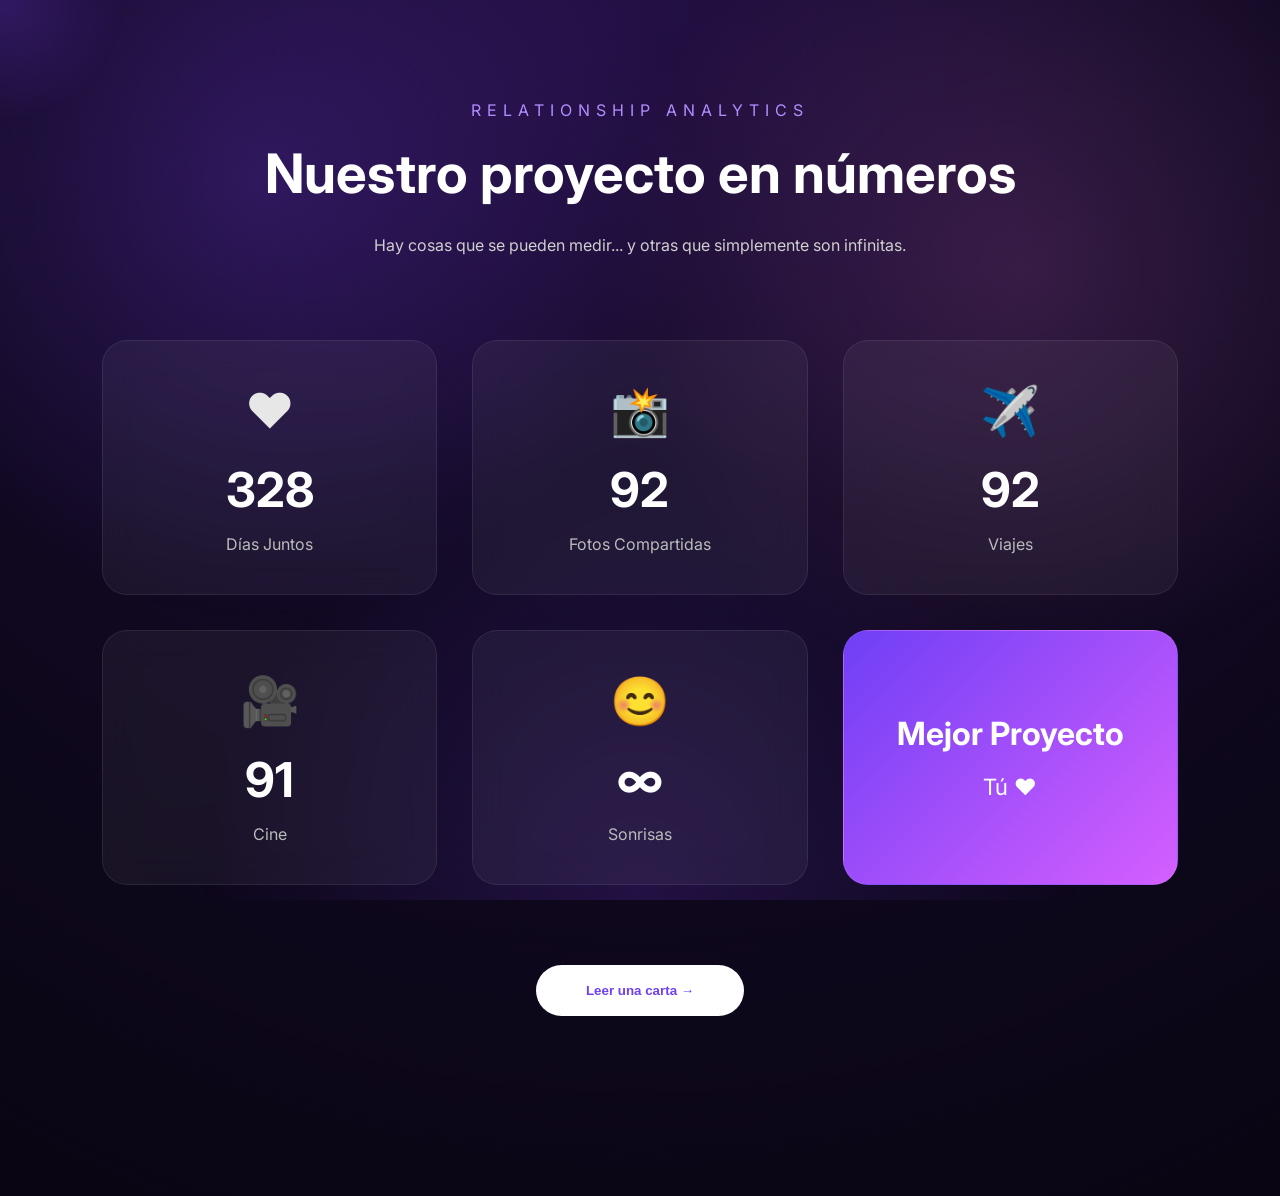
<file: counter.html>
<!DOCTYPE html>
<html lang="es">

<head>

    <meta charset="UTF-8">
    <meta name="viewport" content="width=device-width, initial-scale=1.0">

    <title>Nuestras Estadísticas ❤️</title>

    <link rel="preconnect" href="https://fonts.googleapis.com">

    <link rel="preconnect" href="https://fonts.gstatic.com" crossorigin>

    <link href="https://fonts.googleapis.com/css2?family=Poppins:wght@300;500;700&family=Inter:wght@300;400;500;600&display=swap" rel="stylesheet">

    <link rel="stylesheet" href="css/style.css">
    <link rel="stylesheet" href="css/counter.css">

</head>

<body>

<div id="background"></div>
<div id="cursorGlow"></div>

<section class="dashboard">

    <div class="dashboard-title">

        <span>RELATIONSHIP ANALYTICS</span>

        <h1>Nuestro proyecto en números</h1>

        <p>
            Hay cosas que se pueden medir...
            y otras que simplemente son infinitas.
        </p>

    </div>

    <div class="stats-grid">

        <div class="stat-card">
            <div class="icon">❤️</div>
            <div class="number" id="daysCounter">0</div>
            <div class="label">Días Juntos</div>
        </div>

        <div class="stat-card">
            <div class="icon">📸</div>
            <div class="number" id="photoCounter">0</div>
            <div class="label">Fotos Compartidas</div>
        </div>

        <div class="stat-card">
            <div class="icon">✈️</div>
            <div class="number" id="travelCounter">0</div>
            <div class="label">Viajes</div>
        </div>

        <div class="stat-card">
            <div class="icon">🎥</div>
            <div class="number" id="coffeeCounter">0</div>
            <div class="label">Cine</div>
        </div>

        <div class="stat-card">
            <div class="icon">😊</div>
            <div class="number">∞</div>
            <div class="label">Sonrisas</div>
        </div>

        <div class="stat-card featured">

            <h2>

                Mejor Proyecto

            </h2>

            <p>

                Tú ❤️

            </p>

        </div>

    </div>

    <button id="nextCounter">

        Leer una carta →

    </button>

</section>

<script src="js/main.js"></script>
<script src="js/counter.js"></script>

</body>

</html>
</file>
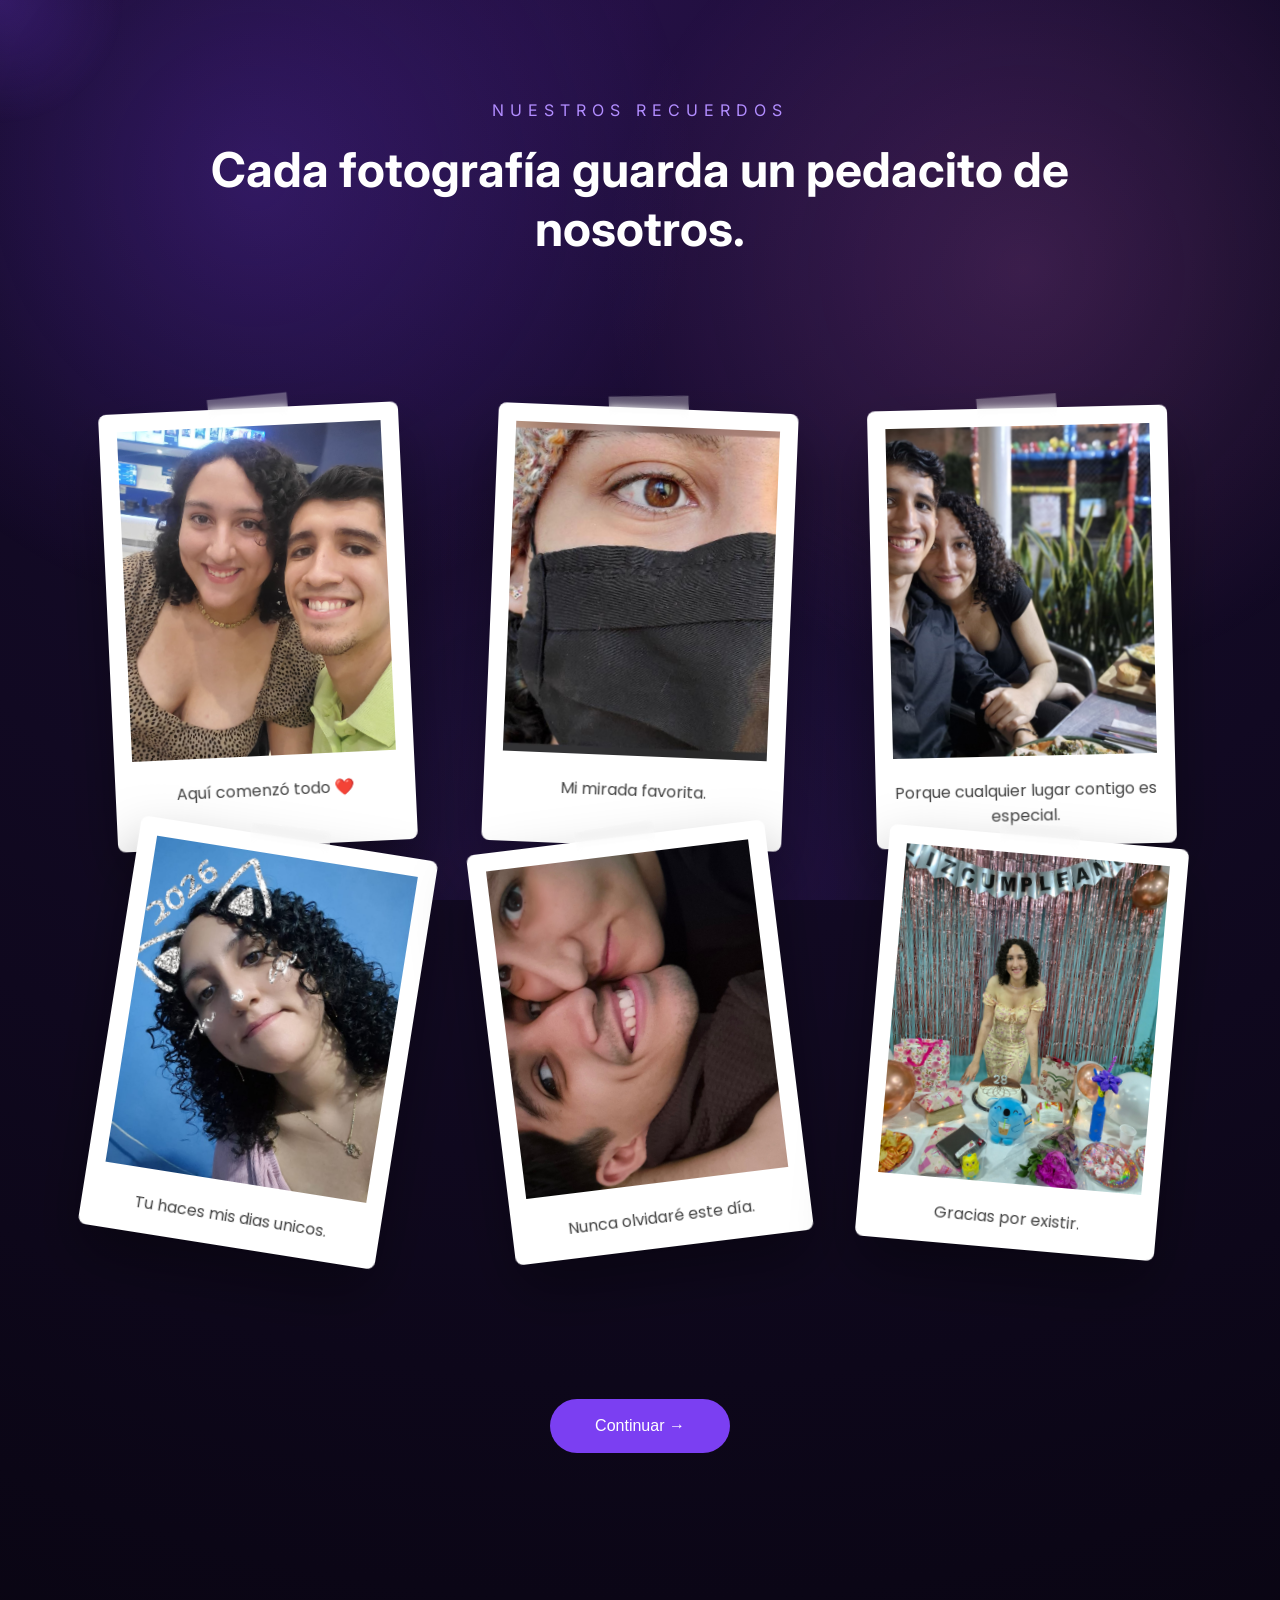
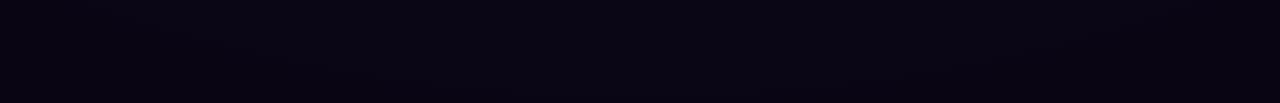
<file: gallery.html>
<!DOCTYPE html>
<html lang="es">

<head>

    <meta charset="UTF-8">
    <meta name="viewport" content="width=device-width, initial-scale=1.0">

    <title>Nuestros Recuerdos</title>

    <link rel="preconnect" href="https://fonts.googleapis.com">

    <link rel="preconnect" href="https://fonts.gstatic.com" crossorigin>

    <link href="https://fonts.googleapis.com/css2?family=Poppins:wght@300;500;700&family=Inter:wght@300;400;500&display=swap" rel="stylesheet">

    <link rel="stylesheet" href="css/style.css">
    <link rel="stylesheet" href="css/gallery.css">

</head>

<body>

<div id="background"></div>
<div id="cursorGlow"></div>

<section class="galleryPage">

    <div class="title">

        <span>NUESTROS RECUERDOS</span>

        <h1>Cada fotografía guarda un pedacito de nosotros.</h1>

    </div>

    <div class="gallery">

        <div class="photo p1">

            <img src="img/foto5.jpeg">

            <div class="message">

                Aquí comenzó todo ❤️

            </div>

        </div>

        <div class="photo p2">

            
            <img src="img/foto6.jpeg">

            <div class="message">

                Mi mirada favorita.

            </div>

        </div>

        <div class="photo p3">

            <img src="img/foto7.jpeg">

            <div class="message">

                Porque cualquier lugar contigo es especial.

            </div>

        </div>

        <div class="photo p4">

            <img src="img/foto8.jpeg">

            <div class="message">

                Tu haces mis dias unicos.

            </div>

        </div>

        <div class="photo p5">

            <img src="img/foto9.jpeg">

            <div class="message">

                Nunca olvidaré este día.

            </div>

        </div>

        <div class="photo p6">

            <img src="img/foto10.jpeg">

            <div class="message">

                Gracias por existir.

            </div>

        </div>

    </div>

    <button id="nextGallery">

        Continuar →

    </button>

</section>

<script src="js/main.js"></script>
<script src="js/gallery.js"></script>

</body>

</html>
</file>
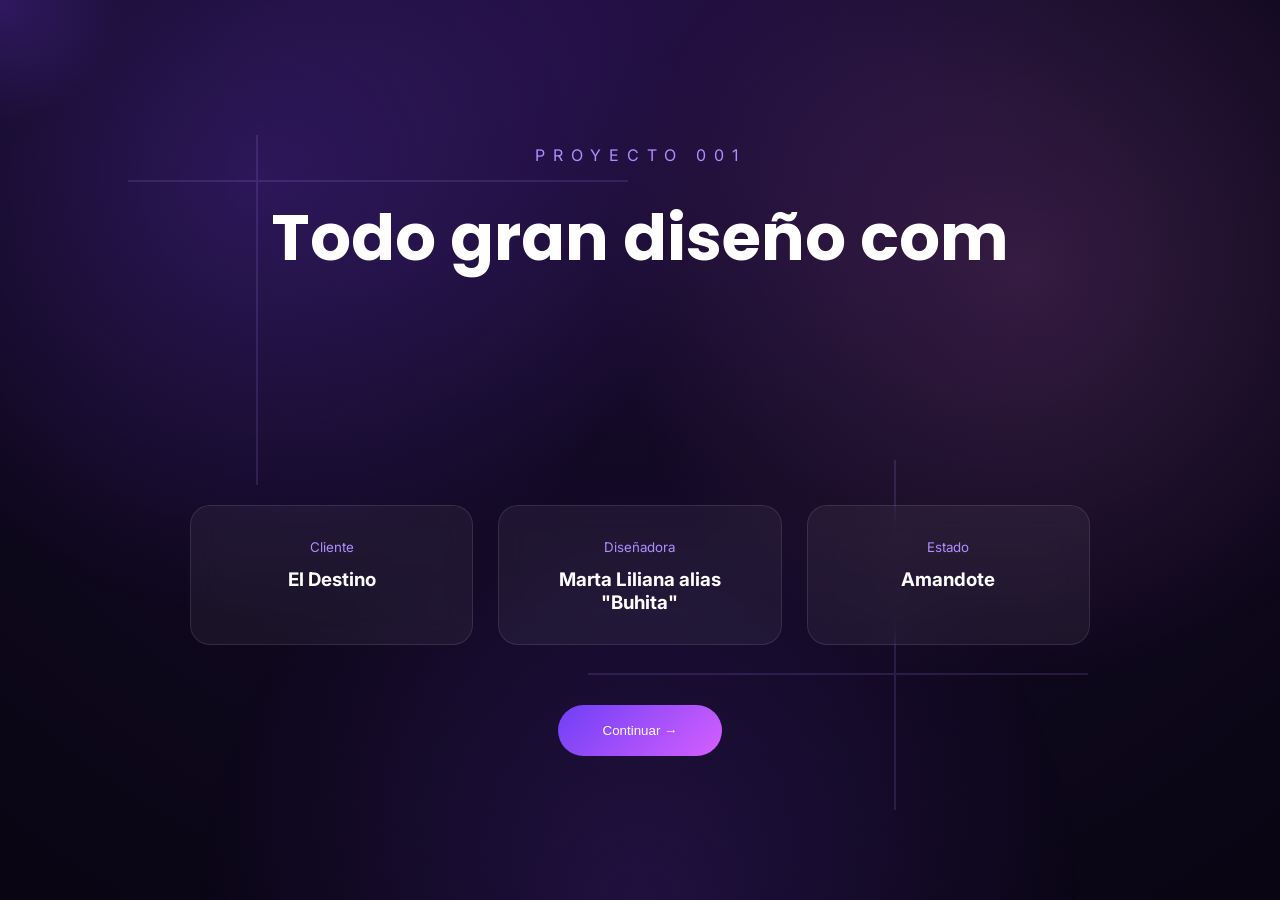
<file: intro.html>
<!DOCTYPE html>
<html lang="es">

<head>

    <meta charset="UTF-8">
    <meta name="viewport" content="width=device-width, initial-scale=1.0">

    <title>Proyecto 001</title>

    <link rel="preconnect" href="https://fonts.googleapis.com">
    <link rel="preconnect" href="https://fonts.gstatic.com" crossorigin>

    <link href="https://fonts.googleapis.com/css2?family=Poppins:wght@300;500;700&family=Inter:wght@300;400;500&display=swap" rel="stylesheet">

    <link rel="stylesheet" href="css/style.css">
    <link rel="stylesheet" href="css/intro.css">

</head>

<body>

<div id="background"></div>
<div id="cursorGlow"></div>

<section class="intro">

    <div class="blueprint">

        <div class="line line1"></div>
        <div class="line line2"></div>
        <div class="line line3"></div>
        <div class="line line4"></div>

    </div>

    <div class="content">

        <span class="number">

            Proyecto 001

        </span>

        <h1 id="typingTitle"></h1>

        <p id="typingText"></p>

        <div class="card">

            <div class="item">
                <small>Cliente</small>
                <h3>El Destino</h3>
            </div>

            <div class="item">
                <small>Diseñadora</small>
                <h3>Marta Liliana alias "Buhita"</h3>
            </div>

            <div class="item">
                <small>Estado</small>
                <h3> Amandote </h3>
            </div>

        </div>

        <button id="nextButton">

            Continuar →

        </button>

    </div>

</section>

<script src="js/main.js"></script>
<script src="js/intro.js"></script>

</body>

</html>
</file>
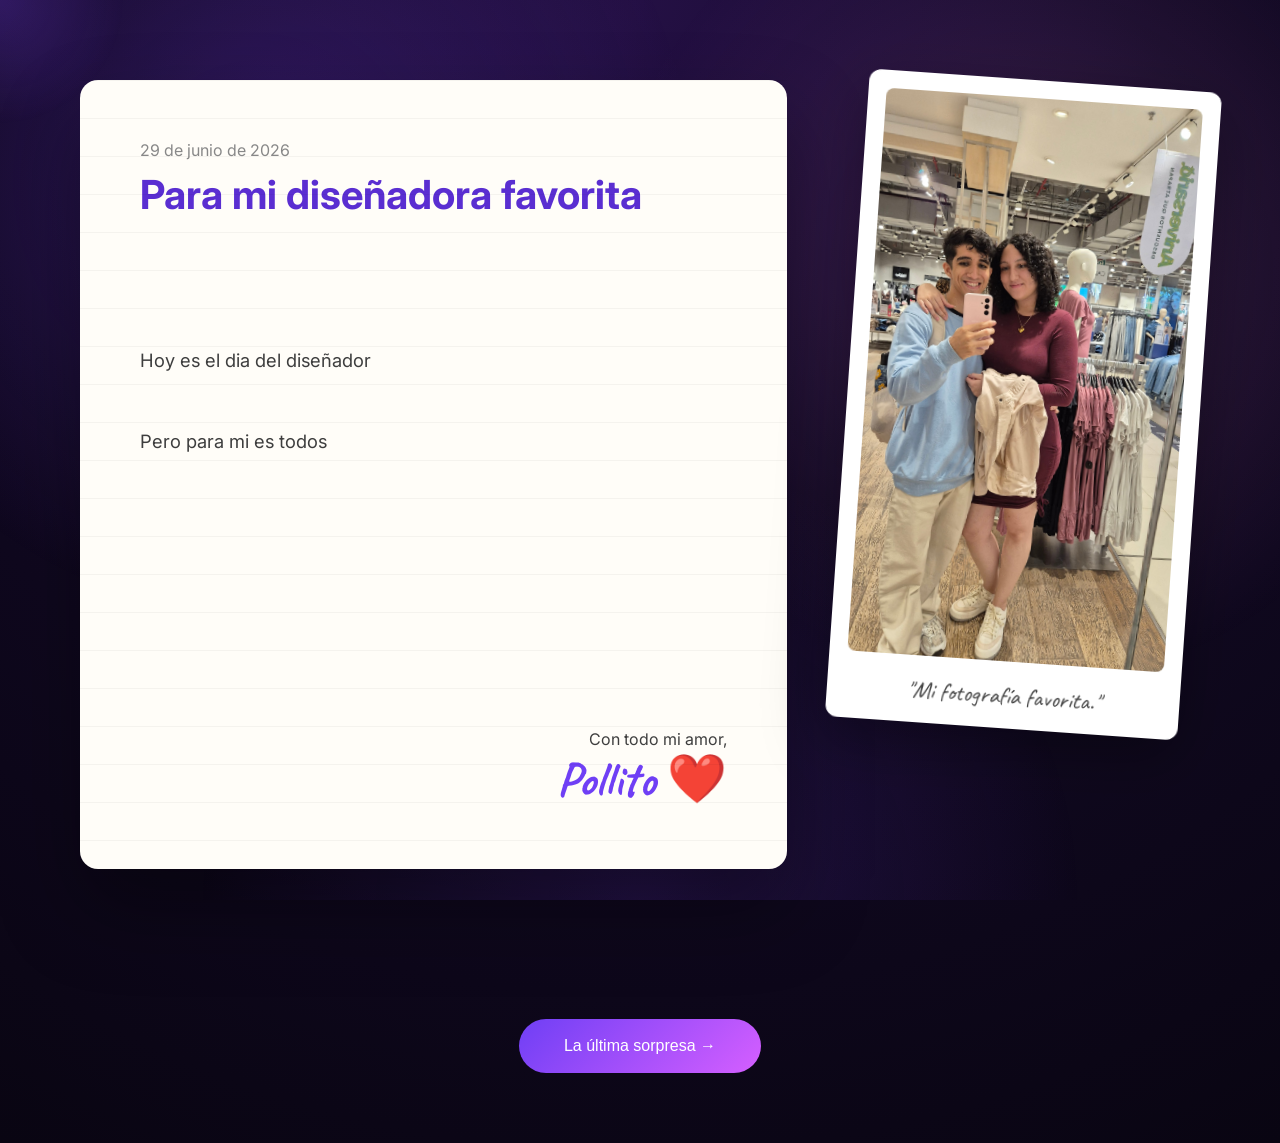
<file: letter.html>
<!DOCTYPE html>
<html lang="es">

<head>

    <meta charset="UTF-8">
    <meta name="viewport" content="width=device-width, initial-scale=1.0">

    <title>Una Carta Para Ti ❤️</title>

    <link rel="preconnect" href="https://fonts.googleapis.com">

    <link rel="preconnect" href="https://fonts.gstatic.com" crossorigin>

    <!-- Tipografías -->

    <link href="https://fonts.googleapis.com/css2?family=Inter:wght@300;400;500&family=Poppins:wght@400;600;700&family=Caveat:wght@500;700&display=swap" rel="stylesheet">

    <link rel="stylesheet" href="css/style.css">
    <link rel="stylesheet" href="css/letter.css">

</head>

<body>

<div id="background"></div>
<div id="cursorGlow"></div>

<section class="letterPage">

    <div class="paper">

        <div class="paper-header">

            <span>29 de junio de 2026</span>

            <h1>Para mi diseñadora favorita </h1>

        </div>

        <div id="letterText"></div>

        <div class="signature">

            <p>Con todo mi amor,</p>

            <h2>Pollito ❤️</h2>

        </div>

    </div>

    <div class="photoFrame">

        <img src="img/nosotros.jpeg" alt="Nosotros">

        <p>
            "Mi fotografía favorita."
        </p>

    </div>

</section>

<div class="buttonArea">

    <button id="finish">

        La última sorpresa →

    </button>

</div>

<script src="js/main.js"></script>
<script src="js/letter.js"></script>

</body>

</html>
</file>
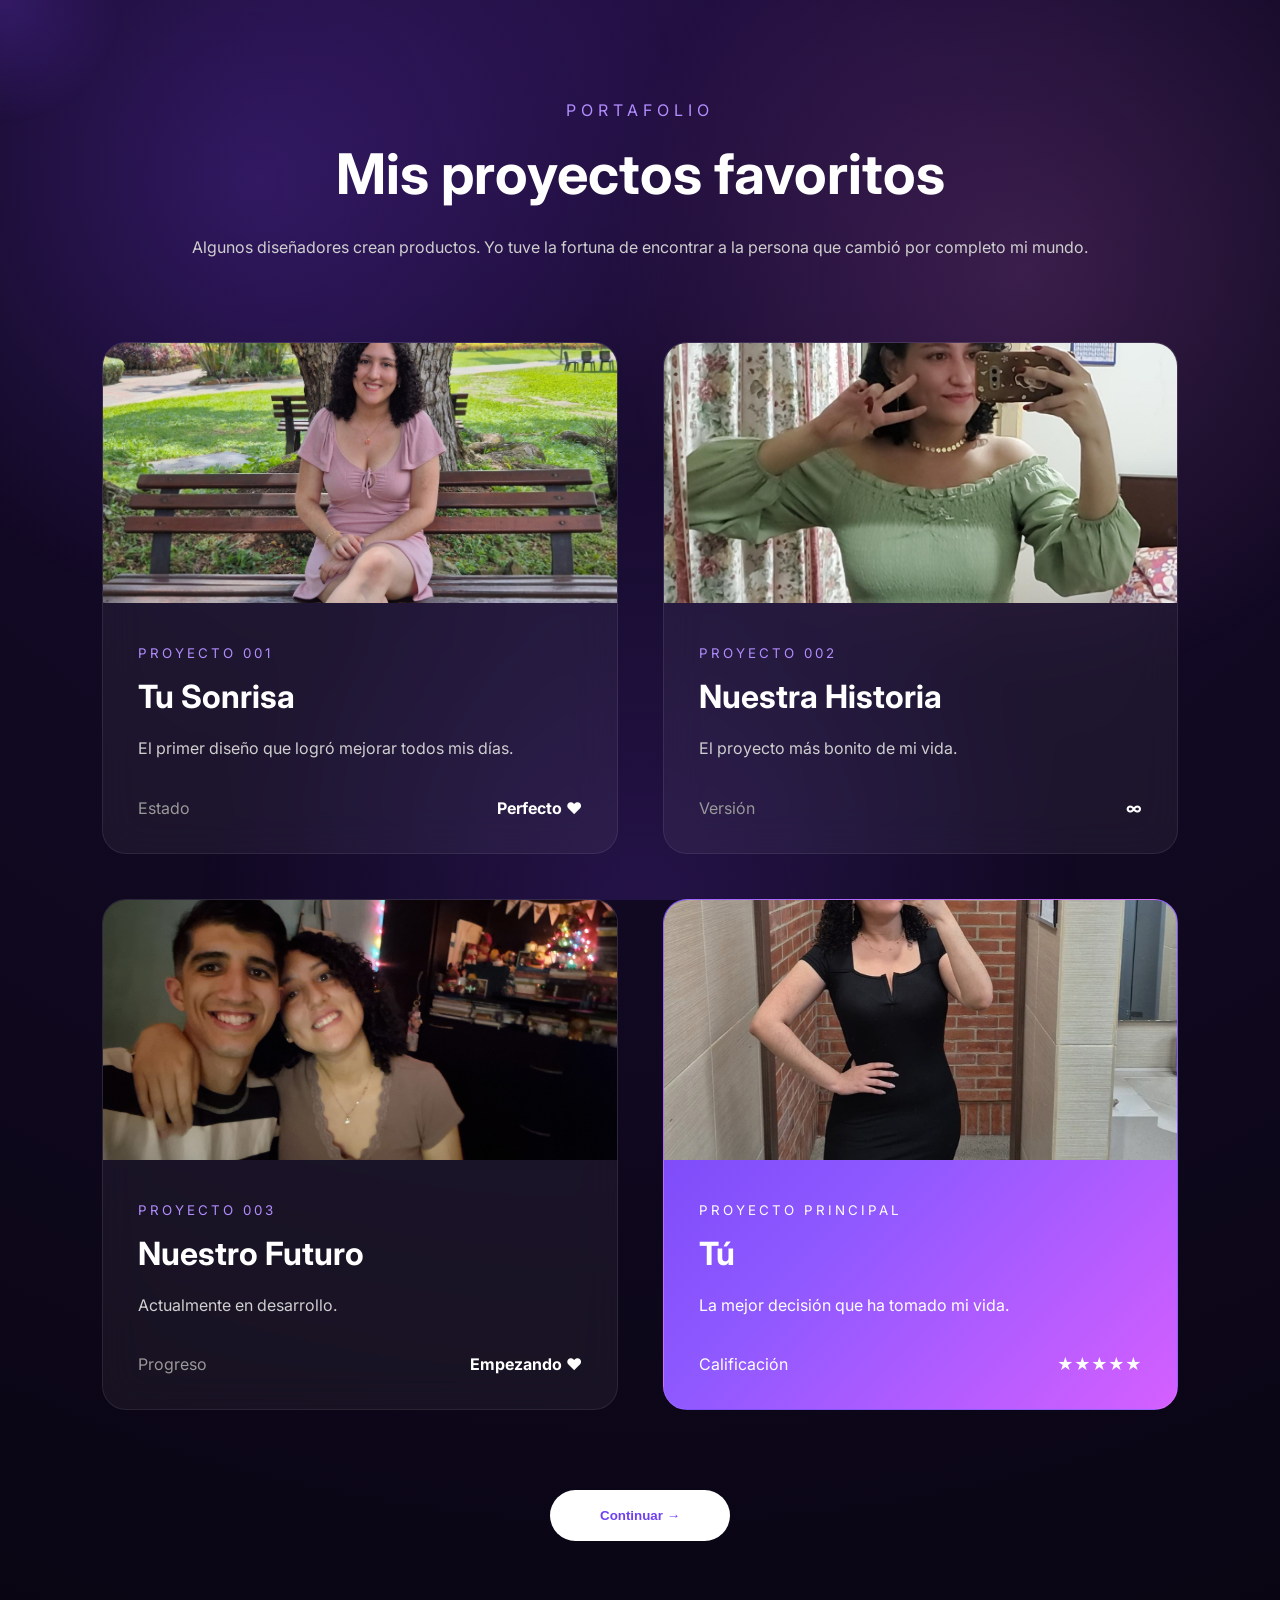
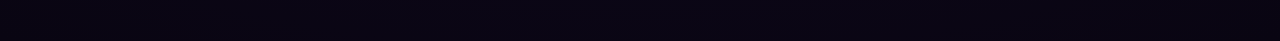
<file: projects.html>
<!DOCTYPE html>
<html lang="es">

<head>

    <meta charset="UTF-8">
    <meta name="viewport" content="width=device-width, initial-scale=1.0">

    <title>Portafolio</title>

    <link rel="preconnect" href="https://fonts.googleapis.com">
    <link rel="preconnect" href="https://fonts.gstatic.com" crossorigin>

    <link href="https://fonts.googleapis.com/css2?family=Poppins:wght@300;500;600;700&family=Inter:wght@300;400;500&display=swap" rel="stylesheet">

    <link rel="stylesheet" href="css/style.css">
    <link rel="stylesheet" href="css/projects.css">

</head>

<body>

<div id="background"></div>
<div id="cursorGlow"></div>

<section class="projects">

    <div class="header">

        <span>PORTAFOLIO</span>

        <h1>Mis proyectos favoritos</h1>

        <p>
            Algunos diseñadores crean productos.
            Yo tuve la fortuna de encontrar a la persona
            que cambió por completo mi mundo.
        </p>

    </div>


    <div class="grid">

        <article class="project-card">

            <img src="img/foto11.jpeg">

            <div class="info">

                <small>PROYECTO 001</small>

                <h2>Tu Sonrisa</h2>

                <p>
                    El primer diseño que logró mejorar todos mis días.
                </p>

                <div class="footer">

                    <span>Estado</span>

                    <strong>Perfecto ❤️</strong>

                </div>

            </div>

        </article>



        <article class="project-card">

            <img src="img/foto12.jpeg">

            <div class="info">

                <small>PROYECTO 002</small>

                <h2>Nuestra Historia</h2>

                <p>

                    El proyecto más bonito de mi vida.

                </p>

                <div class="footer">

                    <span>Versión</span>

                    <strong>∞</strong>

                </div>

            </div>

        </article>



        <article class="project-card">

            <img src="img/foto13.jpeg">

            <div class="info">

                <small>PROYECTO 003</small>

                <h2>Nuestro Futuro</h2>

                <p>

                    Actualmente en desarrollo.

                </p>

                <div class="footer">

                    <span>Progreso</span>

                    <strong>Empezando ❤️</strong>

                </div>

            </div>

        </article>



        <article class="project-card featured">

            <img src="img/foto14.jpeg">

            <div class="info">

                <small>PROYECTO PRINCIPAL</small>

                <h2>Tú</h2>

                <p>

                    La mejor decisión que ha tomado mi vida.

                </p>

                <div class="footer">

                    <span>Calificación</span>

                    <strong>★★★★★</strong>

                </div>

            </div>

        </article>

    </div>


    <div class="buttonContainer">

        <button id="nextProjects">

            Continuar →

        </button>

    </div>

</section>

<script src="js/main.js"></script>
<script src="js/projects.js"></script>

</body>

</html>
</file>
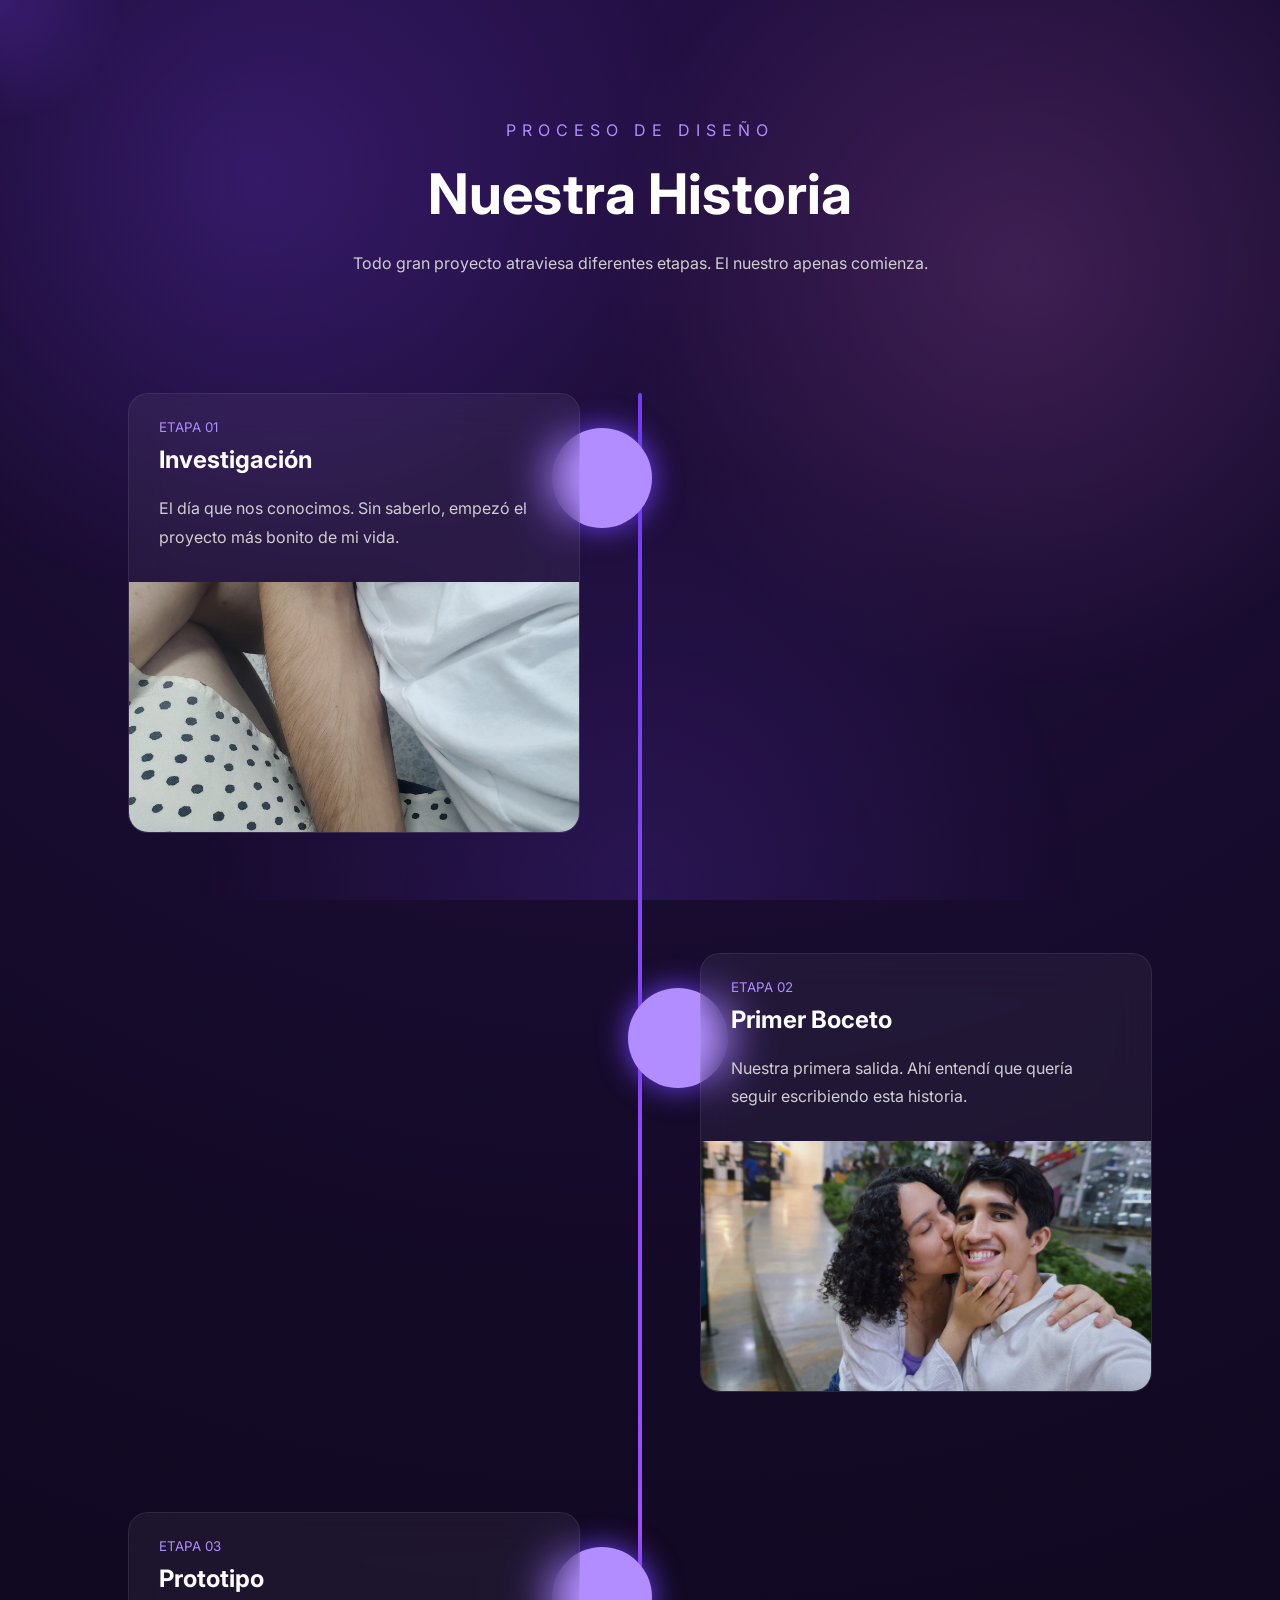
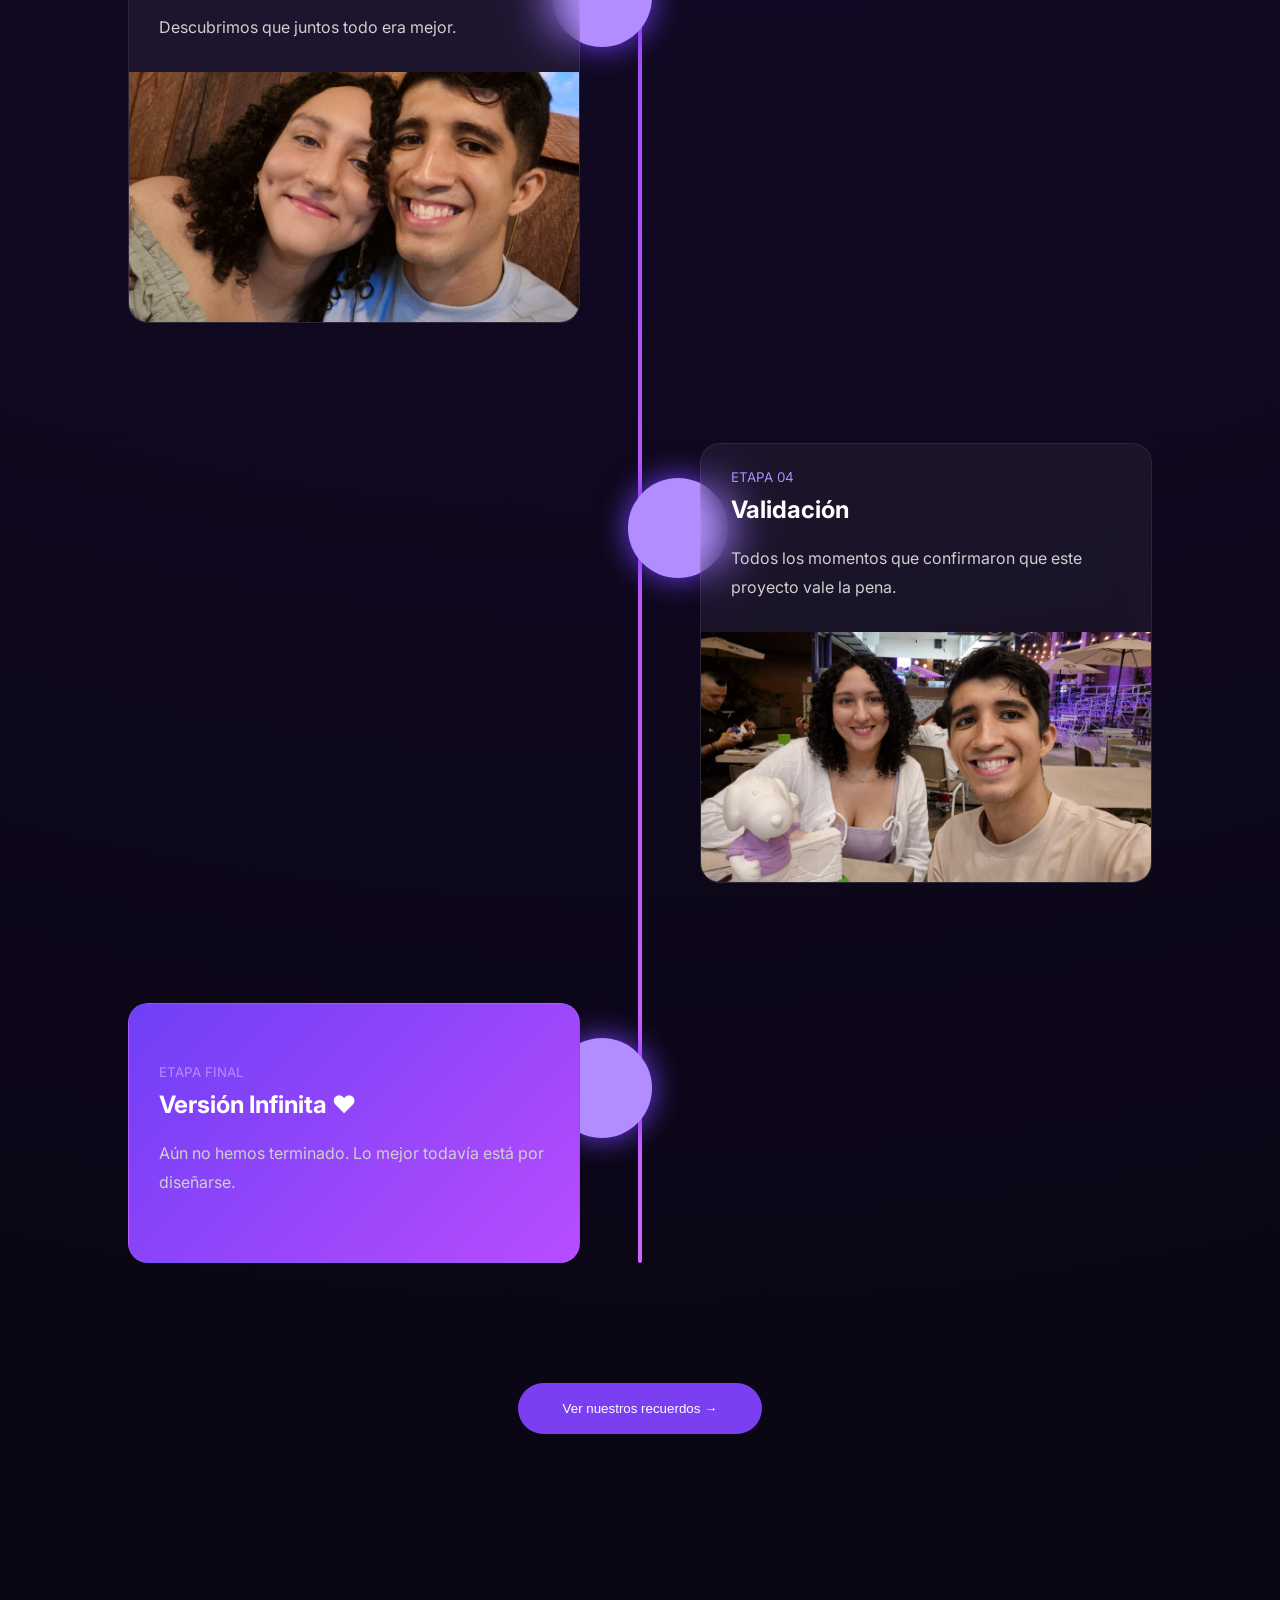
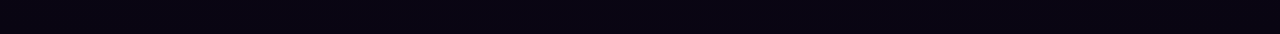
<file: timeline.html>
<!DOCTYPE html>
<html lang="es">

<head>

    <meta charset="UTF-8">
    <meta name="viewport" content="width=device-width, initial-scale=1.0">

    <title>Nuestro Proceso de Diseño</title>

    <link rel="preconnect" href="https://fonts.googleapis.com">
    <link rel="preconnect" href="https://fonts.gstatic.com" crossorigin>

    <link href="https://fonts.googleapis.com/css2?family=Poppins:wght@300;500;700&family=Inter:wght@300;400;500&display=swap" rel="stylesheet">

    <link rel="stylesheet" href="css/style.css">
    <link rel="stylesheet" href="css/timeline.css">

</head>

<body>

<div id="background"></div>
<div id="cursorGlow"></div>

<section class="timeline-page">

    <div class="title">

        <span>PROCESO DE DISEÑO</span>

        <h1>Nuestra Historia</h1>

        <p>
            Todo gran proyecto atraviesa diferentes etapas.
            El nuestro apenas comienza.
        </p>

    </div>

    <div class="timeline">

        <div class="line"></div>

        <div class="step left">

            <div class="dot"></div>

            <div class="card">

                <small>ETAPA 01</small>

                <h2>Investigación</h2>

                <p>
                    El día que nos conocimos.
                    Sin saberlo, empezó el proyecto más bonito de mi vida.
                </p>

                <img src="img/foto1.jpeg">

            </div>

        </div>

        <div class="step right">

            <div class="dot"></div>

            <div class="card">

                <small>ETAPA 02</small>

                <h2>Primer Boceto</h2>

                <p>
                    Nuestra primera salida.
                    Ahí entendí que quería seguir escribiendo esta historia.
                </p>

                <img src="img/foto2.jpeg">

            </div>

        </div>

        <div class="step left">

            <div class="dot"></div>

            <div class="card">

                <small>ETAPA 03</small>

                <h2>Prototipo</h2>

                <p>
                    Descubrimos que juntos todo era mejor.
                </p>

                <img src="img/foto3.jpeg">

            </div>

        </div>

        <div class="step right">

            <div class="dot"></div>

            <div class="card">

                <small>ETAPA 04</small>

                <h2>Validación</h2>

                <p>
                    Todos los momentos que confirmaron que este proyecto vale la pena.
                </p>

                <img src="img/foto4.jpeg">

            </div>

        </div>

        <div class="step left">

            <div class="dot"></div>

            <div class="card special">

                <small>ETAPA FINAL</small>

                <h2>Versión Infinita ❤️</h2>

                <p>
                    Aún no hemos terminado.
                    Lo mejor todavía está por diseñarse.
                </p>

            </div>

        </div>

    </div>

    <button id="nextPage">

        Ver nuestros recuerdos →

    </button>

</section>

<script src="js/main.js"></script>
<script src="js/timeline.js"></script>

</body>

</html>
</file>
<file: css/style.css>
/*==================================================
    PARA MI DISEÑADORA ❤️
    style.css
==================================================*/

/*=========================
        VARIABLES
==========================*/

:root{

    --background:#090512;
    --background2:#130A26;

    --primary:#7B3FF2;
    --primary-light:#B28DFF;

    --secondary:#FF84E8;

    --white:#FFFFFF;
    --text:#E7E7E7;
    --gray:#BDBDBD;

    --glass:rgba(255,255,255,.06);

    --radius:18px;

    --shadow:0px 0px 60px rgba(123,63,242,.25);

}


/*=========================
        RESET
==========================*/

*{

    margin:0;
    padding:0;
    box-sizing:border-box;

}

html{

    scroll-behavior:smooth;

}

body{

    background:
    radial-gradient(circle at top,#241044 0%,#130A26 40%,#090512 100%);

    color:var(--text);

    font-family:'Inter',sans-serif;

    overflow-x:hidden;

}


/*=========================
        BACKGROUND
==========================*/

#background{

    position:fixed;

    width:100%;
    height:100%;

    top:0;
    left:0;

    z-index:-2;

    background:

    radial-gradient(circle at 20% 20%,
    rgba(123,63,242,.25),
    transparent 35%),


    radial-gradient(circle at 80% 30%,
    rgba(255,132,232,.15),
    transparent 35%),


    radial-gradient(circle at 50% 100%,
    rgba(123,63,242,.18),
    transparent 40%);

}


/*=========================
      CURSOR GLOW
==========================*/

#cursorGlow{

    width:250px;
    height:250px;

    position:fixed;

    border-radius:50%;

    pointer-events:none;

    background:radial-gradient(circle,
    rgba(123,63,242,.25),
    transparent 70%);

    transform:translate(-50%,-50%);

    z-index:-1;

    transition:

    left .15s linear,
    top .15s linear;

}


/*=========================
        HERO
==========================*/

.hero{

    width:100%;
    height:100vh;

    display:flex;

    flex-direction:column;

    justify-content:center;

    align-items:center;

    text-align:center;

    padding:40px;

}


.tag{

    color:var(--secondary);

    font-size:.9rem;

    letter-spacing:5px;

    text-transform:uppercase;

    margin-bottom:25px;

}


.hero h1{

    font-family:'Poppins',sans-serif;

    font-size:4.5rem;

    font-weight:700;

    line-height:1.1;

    color:white;

}


.hero h2{

    margin-top:35px;

    max-width:700px;

    line-height:1.8;

    font-weight:300;

    color:var(--gray);

    font-size:1.2rem;

}


/*=========================
        BUTTON
==========================*/

#startButton{

    margin-top:60px;

    padding:18px 45px;

    border:none;

    border-radius:50px;

    cursor:pointer;

    background:linear-gradient(
    135deg,
    var(--primary),
    var(--secondary));

    color:white;

    font-size:1rem;

    font-weight:600;

    transition:.35s;

    box-shadow:var(--shadow);

}

#startButton:hover{

    transform:translateY(-6px);

    box-shadow:

    0px 0px 60px rgba(123,63,242,.55);

}


/*=========================
        MUSIC
==========================*/

#musicButton{

    position:fixed;

    bottom:30px;

    right:30px;

    width:60px;

    height:60px;

    border:none;

    border-radius:50%;

    background:var(--glass);

    backdrop-filter:blur(12px);

    color:white;

    cursor:pointer;

    font-size:1.3rem;

    transition:.3s;

}

#musicButton:hover{

    transform:scale(1.1);

}


/*=========================
        ANIMATION
==========================*/

.hero>*{

    opacity:0;

    transform:translateY(40px);

    animation:fadeUp .9s forwards;

}

.hero p{

    animation-delay:.2s;

}

.hero h1{

    animation-delay:.5s;

}

.hero h2{

    animation-delay:.9s;

}

.hero button{

    animation-delay:1.2s;

}


@keyframes fadeUp{

    from{

        opacity:0;

        transform:translateY(40px);

    }

    to{

        opacity:1;

        transform:translateY(0px);

    }

}


/*=========================
        RESPONSIVE
==========================*/

@media(max-width:900px){

.hero h1{

    font-size:3rem;

}

.hero h2{

    font-size:1rem;

}

#startButton{

    width:90%;

}

}
</file>
<file: css/counter.css>
.dashboard{

    width:100%;
    min-height:100vh;

    padding:100px 8%;

}

.dashboard-title{

    text-align:center;

    max-width:900px;

    margin:auto;

}

.dashboard-title span{

    color:#B28DFF;

    letter-spacing:6px;

}

.dashboard-title h1{

    color:white;

    margin-top:20px;

    font-size:3.4rem;

}

.dashboard-title p{

    margin-top:25px;

    color:#CFCFCF;

    line-height:1.8;

}

.stats-grid{

    margin-top:80px;

    display:grid;

    grid-template-columns:repeat(auto-fit,minmax(260px,1fr));

    gap:35px;

}

.stat-card{

    background:rgba(255,255,255,.05);

    border:1px solid rgba(255,255,255,.08);

    backdrop-filter:blur(18px);

    border-radius:25px;

    padding:40px;

    text-align:center;

    transition:.4s;

}

.stat-card:hover{

    transform:translateY(-12px);

}

.icon{

    font-size:3rem;

}

.number{

    margin-top:20px;

    font-size:3rem;

    color:white;

    font-weight:bold;

}

.label{

    margin-top:15px;

    color:#BBBBBB;

}

.featured{

    background:linear-gradient(135deg,#6F3FF5,#D55FFF);

    display:flex;

    flex-direction:column;

    justify-content:center;

}

.featured h2{

    color:white;

    font-size:2rem;

}

.featured p{

    margin-top:20px;

    color:white;

    font-size:1.4rem;

}

#nextCounter{

    display:block;

    margin:80px auto;

    padding:18px 50px;

    border:none;

    border-radius:40px;

    background:white;

    color:#6F3FF5;

    cursor:pointer;

    font-weight:600;

}
</file>
<file: css/gallery.css>
.galleryPage{

    min-height:100vh;

    padding:100px 8%;

}

.title{

    text-align:center;

    margin-bottom:70px;

}

.title span{

    color:#B28DFF;

    letter-spacing:6px;

}

.title h1{

    margin-top:20px;

    color:white;

    font-size:3rem;

}

.gallery{

    display:grid;

    grid-template-columns:repeat(3,1fr);

    gap:70px;

    justify-items:center;

}

.photo{

    position:relative;

    width:300px;

    background:white;

    padding:18px;

    border-radius:8px;

    transition:.5s;

    box-shadow:0 30px 60px rgba(0,0,0,.35);

}

.photo img{

    width:100%;

    height:330px;

    object-fit:cover;

}

.photo::before{

    content:"";

    position:absolute;

    width:80px;

    height:25px;

    background:rgba(255,255,255,.3);

    top:-12px;

    left:50%;

    transform:translateX(-50%) rotate(-3deg);

    backdrop-filter:blur(4px);

}

.message{

    margin-top:18px;

    text-align:center;

    color:#444;

    font-family:Poppins;

}

.p1{

    transform:rotate(-8deg);

}

.p2{

    transform:rotate(7deg);

}

.p3{

    transform:rotate(-4deg);

}

.p4{

    transform:rotate(9deg);

}

.p5{

    transform:rotate(-7deg);

}

.p6{

    transform:rotate(5deg);

}

.photo:hover{

    transform:rotate(0deg) scale(1.12);

    z-index:100;

}

#nextGallery{

    display:block;

    margin:150px auto;

    padding:18px 45px;

    border:none;

    border-radius:50px;

    background:#7B3FF2;

    color:white;

    cursor:pointer;

    font-size:1rem;

}
</file>
<file: css/intro.css>
.intro{

    width:100%;
    min-height:100vh;

    display:flex;

    justify-content:center;
    align-items:center;

    position:relative;

    overflow:hidden;

    padding:80px;

}

.content{

    width:900px;

    text-align:center;

    z-index:5;

}

.number{

    color:#B28DFF;

    letter-spacing:8px;

    text-transform:uppercase;

}

.content h1{

    margin-top:25px;

    font-size:4rem;

    font-family:Poppins;

    color:white;

    min-height:90px;

}

.content p{

    margin-top:30px;

    color:#CFCFCF;

    font-size:1.2rem;

    line-height:2;

    min-height:120px;

}

.card{

    margin-top:70px;

    display:flex;

    justify-content:space-between;

    gap:25px;

}

.item{

    flex:1;

    background:rgba(255,255,255,.05);

    backdrop-filter:blur(15px);

    border:1px solid rgba(255,255,255,.1);

    border-radius:20px;

    padding:30px;

}

.item small{

    color:#B28DFF;

}

.item h3{

    margin-top:12px;

    color:white;

}

#nextButton{

    margin-top:60px;

    padding:18px 45px;

    border:none;

    border-radius:50px;

    background:linear-gradient(135deg,#6F3FF5,#D55FFF);

    color:white;

    cursor:pointer;

    transition:.35s;

}

#nextButton:hover{

    transform:translateY(-5px);

}

.blueprint{

    position:absolute;

    inset:0;

    opacity:.15;

}

.line{

    position:absolute;

    background:#B28DFF;

}

.line1{

    width:0;

    height:2px;

    top:20%;

    left:10%;

    animation:drawHorizontal 2s forwards;

}

.line2{

    width:2px;

    height:0;

    left:20%;

    top:15%;

    animation:drawVertical 2s .4s forwards;

}

.line3{

    width:0;

    height:2px;

    bottom:25%;

    right:15%;

    animation:drawHorizontal 2s .8s forwards;

}

.line4{

    width:2px;

    height:0;

    right:30%;

    bottom:10%;

    animation:drawVertical 2s 1.2s forwards;

}

@keyframes drawHorizontal{

    to{

        width:500px;

    }

}

@keyframes drawVertical{

    to{

        height:350px;

    }

}
</file>
<file: css/letter.css>
.letterPage{

    width:100%;
    min-height:100vh;

    display:grid;

    grid-template-columns:2fr 1fr;

    gap:60px;

    padding:80px;

    align-items:start;

}

.paper{

    background:#FFFDF8;

    color:#3E3E3E;

    border-radius:18px;

    padding:60px;

    box-shadow:0 40px 80px rgba(0,0,0,.35);

    position:relative;

}

.paper::before{

    content:"";

    position:absolute;

    inset:0;

    background-image:
    linear-gradient(rgba(0,0,0,.04) 1px, transparent 1px);

    background-size:100% 38px;

    pointer-events:none;

}

.paper-header{

    margin-bottom:40px;

}

.paper-header span{

    color:#888;

}

.paper-header h1{

    margin-top:10px;

    font-size:2.5rem;

    color:#5A2ED1;

}

#letterText{

    font-size:1.15rem;

    line-height:2.2;

    min-height:420px;

    white-space:pre-wrap;

}

.signature{

    margin-top:50px;

    text-align:right;

}

.signature h2{

    font-family:"Caveat", cursive;

    font-size:3rem;

    color:#6F3FF5;

}

.photoFrame{

    position:sticky;

    top:60px;

    background:white;

    padding:18px;

    border-radius:12px;

    transform:rotate(4deg);

    box-shadow:0 20px 60px rgba(0,0,0,.35);

}

.photoFrame img{

    width:100%;

    border-radius:8px;

}

.photoFrame p{

    margin-top:15px;

    text-align:center;

    color:#444;

    font-family:"Caveat", cursive;

    font-size:1.5rem;

}

.buttonArea{

    text-align:center;

    padding:70px;

}

#finish{

    padding:18px 45px;

    border:none;

    border-radius:50px;

    background:linear-gradient(135deg,#6F3FF5,#D55FFF);

    color:white;

    cursor:pointer;

    font-size:1rem;

    transition:.35s;

}

#finish:hover{

    transform:translateY(-6px);

}
</file>
<file: css/projects.css>
.projects{

    width:100%;
    min-height:100vh;

    padding:100px 8%;

}

.header{

    text-align:center;

    max-width:900px;

    margin:auto;

}

.header span{

    color:#B28DFF;

    letter-spacing:5px;

}

.header h1{

    margin-top:20px;

    color:white;

    font-size:3.5rem;

}

.header p{

    margin-top:25px;

    color:#CFCFCF;

    line-height:1.8;

}

.grid{

    margin-top:80px;

    display:grid;

    grid-template-columns:repeat(auto-fit,minmax(350px,1fr));

    gap:45px;

}

.project-card{

    overflow:hidden;

    border-radius:24px;

    background:rgba(255,255,255,.05);

    backdrop-filter:blur(20px);

    border:1px solid rgba(255,255,255,.08);

    transition:.45s;

}

.project-card:hover{

    transform:translateY(-15px);

    box-shadow:0 25px 60px rgba(111,63,245,.35);

}

.project-card img{

    width:100%;

    height:260px;

    object-fit:cover;

}

.info{

    padding:35px;

}

.info small{

    color:#B28DFF;

    letter-spacing:3px;

}

.info h2{

    margin-top:15px;

    color:white;

    font-size:2rem;

}

.info p{

    margin-top:18px;

    color:#CFCFCF;

    line-height:1.8;

}

.footer{

    margin-top:35px;

    display:flex;

    justify-content:space-between;

    align-items:center;

}

.footer span{

    color:#999;

}

.footer strong{

    color:white;

}

.featured{

    background:linear-gradient(135deg,#6F3FF5,#8F59FF,#D55FFF);

}

.featured .info small,
.featured .info p,
.featured .footer span{

    color:white;

}

.buttonContainer{

    margin-top:80px;

    text-align:center;

}

#nextProjects{

    padding:18px 50px;

    border:none;

    border-radius:40px;

    background:white;

    color:#6F3FF5;

    cursor:pointer;

    font-weight:600;

    transition:.35s;

}

#nextProjects:hover{

    transform:scale(1.05);

}
</file>
<file: css/timeline.css>
.timeline-page{

    width:100%;
    min-height:100vh;

    padding:120px 10%;

}

.title{

    text-align:center;

    margin-bottom:120px;

}

.title span{

    color:#B28DFF;

    letter-spacing:6px;

}

.title h1{

    margin-top:20px;

    font-size:3.5rem;

    color:white;

}

.title p{

    margin-top:25px;

    color:#CFCFCF;

}

.timeline{

    position:relative;

    max-width:1200px;

    margin:auto;

}

.line{

    position:absolute;

    left:50%;

    width:4px;

    height:100%;

    background:linear-gradient(#6F3FF5,#D55FFF);

    transform:translateX(-50%);

    border-radius:10px;

}

.step{

    width:50%;

    position:relative;

    margin-bottom:120px;

}

.left{

    padding-right:60px;

}

.right{

    margin-left:50%;

    padding-left:60px;

}

.dot{

    position:absolute;

    width:100px;

    height:100px;

    background:#B28DFF;

    border-radius:50%;

    top:35px;

    right:-12px;

    box-shadow:0 0 30px #6F3FF5;

}

.right .dot{

    left:-12px;

}

.card{

    background:rgba(255,255,255,.05);

    border:1px solid rgba(255,255,255,.08);

    backdrop-filter:blur(20px);

    border-radius:20px;

    overflow:hidden;

    transition:.4s;

}

.card:hover{

    transform:translateY(-10px);

}

.card img{

    width:100%;

    display:block;

    height:250px;

    object-fit:cover;

}

.card small{

    display:block;

    color:#B28DFF;

    padding:25px 30px 10px;

}

.card h2{

    color:white;

    padding:0 30px;

}

.card p{

    color:#CFCFCF;

    line-height:1.8;

    padding:20px 30px 30px;

}

.special{

    display:flex;

    flex-direction:column;

    justify-content:center;

    min-height:260px;

    background:linear-gradient(135deg,#6F3FF5,#B84CFF);

}

#nextPage{

    display:block;

    margin:80px auto;

    padding:18px 45px;

    border:none;

    border-radius:40px;

    background:#7B3FF2;

    color:white;

    cursor:pointer;

    transition:.35s;

}

#nextPage:hover{

    transform:translateY(-5px);

}
</file>
